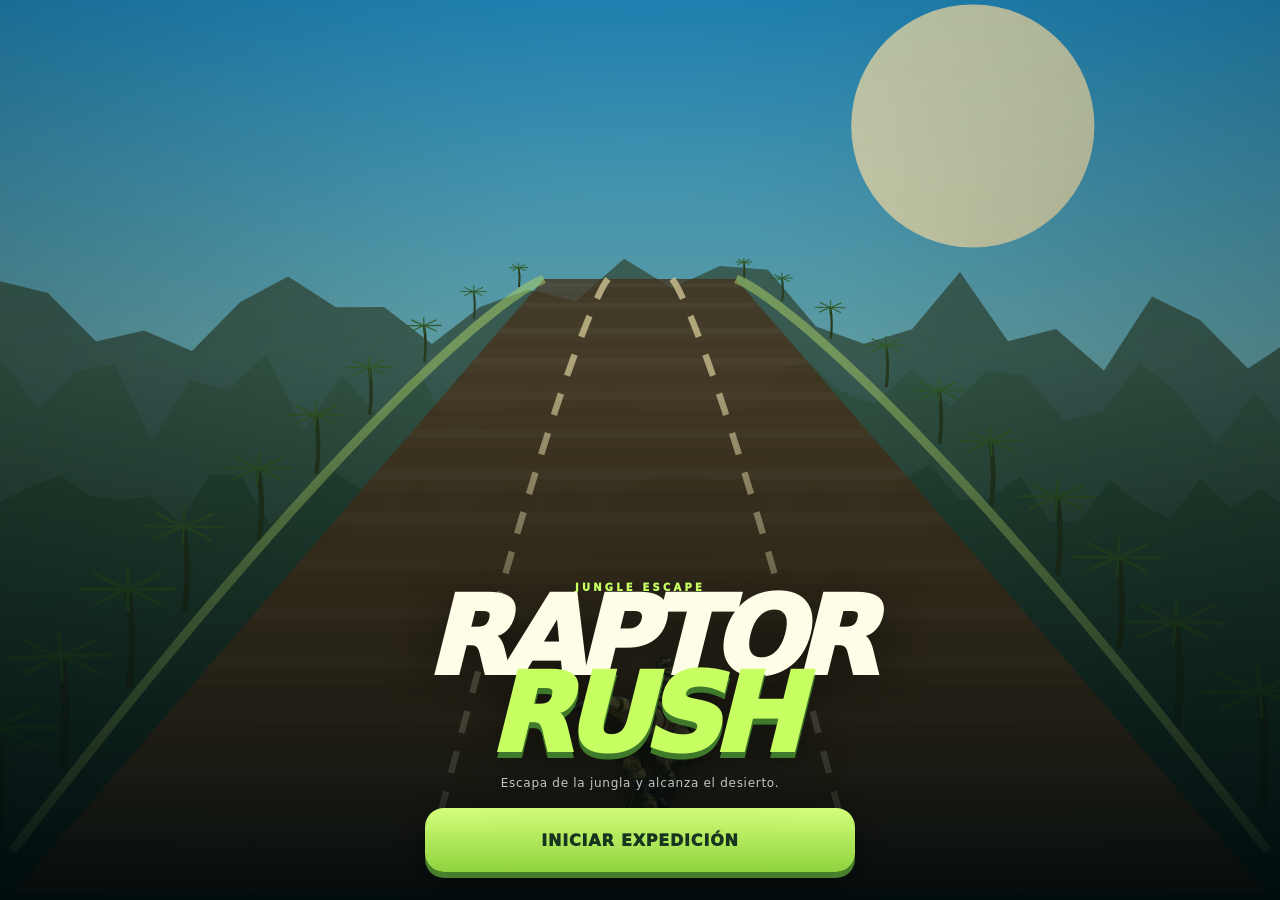
<file: index.html>
<!doctype html>
<html lang="es">
<head>
  <meta charset="utf-8">
  <meta name="viewport" content="width=device-width,initial-scale=1,maximum-scale=1,user-scalable=no,viewport-fit=cover">
  <meta name="theme-color" content="#061b18">
  <meta name="apple-mobile-web-app-capable" content="yes">
  <meta name="apple-mobile-web-app-status-bar-style" content="black-translucent">
  <title>Raptor Rush 3D</title>
  <link rel="stylesheet" href="style.css?v=20260801-assets1">
</head>
<body>
<main id="game-shell" aria-label="Raptor Rush 3D">
  <canvas id="game" aria-label="Juego Raptor Rush 3D"></canvas>
  <div id="loading" class="overlay visible"><div class="loader"></div><strong>CARGANDO EXPEDICIÓN</strong></div>
  <section id="hud" class="hidden" aria-live="polite">
    <div class="hud-card"><small>DISTANCIA</small><strong id="score">0 m</strong></div>
    <div id="lives" class="hud-card hearts" aria-label="5 vidas"><span>♥</span><span>♥</span><span>♥</span><span>♥</span><span>♥</span></div>
    <button id="pause-btn" class="pause-btn" aria-label="Pausar">Ⅱ</button>
    <div id="goal"><div><span>JUNGLA</span><b id="goal-left">1800 m</b><span>DESIERTO</span></div><i><em id="goal-fill"></em></i></div>
  </section>
  <div id="tutorial" aria-hidden="true"><div id="gesture" data-direction="left"><i></i><b>☝</b></div></div>
  <div id="damage"></div><div id="toast"></div>
  <section id="home" class="overlay">
    <div class="hero-copy"><small>JUNGLE ESCAPE</small><h1>RAPTOR<br><em>RUSH</em></h1><p>Escapa de la jungla y alcanza el desierto.</p></div>
    <button id="start-btn" class="primary">INICIAR EXPEDICIÓN</button>
  </section>
  <section id="pause" class="overlay compact"><div class="panel"><small>PAUSA</small><h2>La expedición espera</h2><button id="resume-btn" class="primary">CONTINUAR</button><button id="restart-pause" class="ghost">REINICIAR</button></div></section>
  <section id="over" class="overlay compact"><div class="panel"><small>SIN VIDAS</small><h2>¡Buen intento!</h2><div class="results"><div><span>Distancia</span><b id="final-distance">0 m</b></div><div><span>Récord</span><b id="best-distance">0 m</b></div></div><button id="restart-btn" class="primary">CORRER DE NUEVO</button><button id="home-btn" class="ghost">INICIO</button></div></section>
  <section id="win" class="overlay compact"><div class="panel win"><small>DESTINO ALCANZADO</small><h2>¡Llegaste al desierto!</h2><div class="results"><div><span>Distancia</span><b>1800 m</b></div><div><span>Vidas</span><b id="win-lives">5</b></div></div><button id="win-restart" class="primary">OTRA EXPEDICIÓN</button><button id="win-home" class="ghost">INICIO</button></div></section>
</main>
<script src="game.js?v=20260806-readability4"></script>
</body>
</html>
</file>
<file: style.css>
:root{color-scheme:dark;--lime:#c7ff63;--ink:#fffde7;--glass:rgba(4,20,20,.72);--line:rgba(255,255,255,.16);--danger:#ff5d47}
*{box-sizing:border-box;-webkit-tap-highlight-color:transparent}html,body{width:100%;height:100%;margin:0;overflow:hidden;background:#061817;font-family:Inter,ui-sans-serif,system-ui,-apple-system,"Segoe UI",sans-serif;color:var(--ink);touch-action:none;user-select:none;overscroll-behavior:none}button{font:inherit;color:inherit}#game-shell,#game{position:fixed;inset:0;width:100%;height:100%}#game{display:block;touch-action:none;background:#193d30}.hidden{opacity:0!important;pointer-events:none!important}
#hud{position:absolute;z-index:5;left:12px;right:12px;top:max(12px,env(safe-area-inset-top));display:grid;grid-template-columns:1fr auto 48px;gap:8px;transition:.25s;pointer-events:none}.hud-card,.pause-btn{min-height:46px;border:1px solid var(--line);border-radius:15px;background:linear-gradient(145deg,rgba(5,30,28,.9),rgba(3,15,18,.72));backdrop-filter:blur(12px);box-shadow:0 8px 24px rgba(0,0,0,.25),inset 0 1px rgba(255,255,255,.08)}.hud-card{padding:7px 13px;display:flex;flex-direction:column;justify-content:center}.hud-card small{font-size:8px;letter-spacing:.15em;color:rgba(255,255,255,.68);font-weight:900}.hud-card strong{font-size:20px;line-height:1}.pause-btn{pointer-events:auto;border:0;font-size:20px;font-weight:950}.hearts{flex-direction:row;align-items:center;gap:2px;padding:8px 9px}.hearts span{color:#ff6557;font-size:18px;text-shadow:0 0 8px rgba(255,75,55,.65);transition:.2s}.hearts span.lost{opacity:.18;filter:grayscale(1);transform:scale(.72)}#goal{position:absolute;left:0;right:0;top:54px;padding:7px 10px 8px;border:1px solid var(--line);border-radius:13px;background:rgba(3,20,20,.7);backdrop-filter:blur(10px)}#goal>div{display:flex;justify-content:space-between;font-size:8px;letter-spacing:.12em;font-weight:900;color:rgba(255,255,255,.68)}#goal b{color:white;letter-spacing:0}#goal i{display:block;height:5px;margin-top:5px;border-radius:9px;background:rgba(255,255,255,.12);overflow:hidden}#goal em{display:block;width:0;height:100%;background:linear-gradient(90deg,#b8ef58,#ffd15a);box-shadow:0 0 10px #b8ef58}
.overlay{position:absolute;z-index:10;inset:0;display:flex;flex-direction:column;align-items:center;justify-content:flex-end;gap:18px;padding:max(24px,env(safe-area-inset-top)) 22px max(28px,env(safe-area-inset-bottom));background:linear-gradient(180deg,rgba(0,10,9,.08),rgba(0,10,10,.2) 40%,rgba(0,10,12,.96));opacity:0;visibility:hidden;pointer-events:none;transition:.28s}.overlay.visible{opacity:1;visibility:visible;pointer-events:auto}.overlay.compact{justify-content:center;background:rgba(0,8,10,.67);backdrop-filter:blur(10px)}#loading{justify-content:center;background:#061817;gap:15px;font-size:11px;letter-spacing:.18em}.loader{width:42px;height:42px;border-radius:50%;border:4px solid rgba(255,255,255,.14);border-top-color:var(--lime);animation:spin .8s linear infinite}@keyframes spin{to{transform:rotate(360deg)}}
.hero-copy{width:min(100%,430px);text-align:center;margin-top:auto;filter:drop-shadow(0 10px 24px rgba(0,0,0,.42))}.hero-copy small,.panel>small{color:var(--lime);letter-spacing:.32em;font-size:10px;font-weight:950}.hero-copy h1{margin:4px 0 0;font-size:clamp(64px,20vw,108px);line-height:.72;letter-spacing:-.08em;font-style:italic;font-weight:1000}.hero-copy h1 em{color:var(--lime);font-style:inherit;text-shadow:0 6px 0 #3f792b}.hero-copy p{margin:22px 0 0;color:rgba(255,255,255,.75);font-size:12px;letter-spacing:.06em}.primary{width:min(100%,430px);min-height:64px;border:0;border-radius:19px;background:linear-gradient(#d4ff7b,#8ed23e);color:#17351f;box-shadow:0 6px 0 #477f2d,0 14px 30px rgba(0,0,0,.38);font-weight:1000;letter-spacing:.05em}.primary:active{transform:translateY(4px);box-shadow:0 2px 0 #477f2d,0 8px 18px rgba(0,0,0,.3)}.panel{width:min(100%,430px);padding:27px 20px 20px;border:1px solid var(--line);border-radius:26px;background:linear-gradient(160deg,rgba(8,38,36,.97),rgba(3,17,20,.97));box-shadow:0 28px 80px rgba(0,0,0,.55),inset 0 1px rgba(255,255,255,.08);text-align:center}.panel h2{font-size:30px;margin:6px 0 22px}.panel .primary{width:100%}.ghost{width:100%;padding:16px 10px 6px;border:0;background:transparent;color:rgba(255,255,255,.62);font-weight:850}.results{display:grid;grid-template-columns:1fr 1fr;gap:9px;margin:-5px 0 22px}.results div{padding:13px 8px;border-radius:14px;background:rgba(255,255,255,.06)}.results span{display:block;color:rgba(255,255,255,.62);font-size:9px}.results b{display:block;margin-top:3px;font-size:20px}
#tutorial{position:absolute;z-index:8;inset:0;pointer-events:none;opacity:0;visibility:hidden;transition:.15s}#tutorial.visible{opacity:1;visibility:visible}#gesture{position:absolute;left:50%;top:57%;width:190px;height:190px;transform:translate(-50%,-50%)}#gesture:before{content:"";position:absolute;left:50%;top:50%;width:36px;height:36px;border:2px solid rgba(215,255,120,.72);border-radius:50%;transform:translate(-50%,-50%);box-shadow:0 0 15px rgba(190,255,90,.75);animation:pulse 1.2s ease-out infinite}#gesture i{position:absolute;background:#d9ff7e;box-shadow:0 0 5px white,0 0 16px #b8ef58;border-radius:8px}#gesture i:after{content:"";position:absolute;width:22px;height:26px;background:#d9ff7e;filter:drop-shadow(0 0 7px #b8ef58)}#gesture b{position:absolute;left:65px;top:55px;font-size:56px;line-height:1;opacity:0;filter:drop-shadow(0 5px 7px rgba(0,0,0,.5)) drop-shadow(0 0 8px rgba(255,255,255,.45));will-change:transform,opacity}#gesture[data-direction=left] i{left:22px;top:90px;width:70px;height:7px}#gesture[data-direction=left] i:after{left:-8px;top:-9px;clip-path:polygon(100% 0,0 50%,100% 100%)}#gesture[data-direction=left] b{animation:swipeLeft 1.18s ease-out infinite}#gesture[data-direction=right] i{left:96px;top:90px;width:70px;height:7px}#gesture[data-direction=right] i:after{right:-8px;top:-9px;clip-path:polygon(0 0,100% 50%,0 100%)}#gesture[data-direction=right] b{animation:swipeRight 1.18s ease-out infinite}#gesture[data-direction=up] i{left:91px;top:20px;width:7px;height:70px}#gesture[data-direction=up] i:after{left:-8px;top:-8px;clip-path:polygon(50% 0,100% 100%,0 100%)}#gesture[data-direction=up] b{animation:swipeUp 1.18s ease-out infinite}#gesture[data-direction=down] i{left:91px;top:96px;width:7px;height:70px}#gesture[data-direction=down] i:after{left:-8px;bottom:-8px;clip-path:polygon(0 0,100% 0,50% 100%)}#gesture[data-direction=down] b{animation:swipeDown 1.18s ease-out infinite}@keyframes pulse{0%{opacity:.9;transform:translate(-50%,-50%) scale(.65)}70%,100%{opacity:0;transform:translate(-50%,-50%) scale(1.35)}}@keyframes swipeLeft{0%,12%{opacity:0;transform:translateX(0) scale(.92)}24%{opacity:1}72%{opacity:1;transform:translateX(-53px) scale(1.04)}90%,100%{opacity:0;transform:translateX(-53px)}}@keyframes swipeRight{0%,12%{opacity:0;transform:translateX(0) scale(.92)}24%{opacity:1}72%{opacity:1;transform:translateX(53px) scale(1.04)}90%,100%{opacity:0;transform:translateX(53px)}}@keyframes swipeUp{0%,12%{opacity:0;transform:translateY(0) scale(.92)}24%{opacity:1}72%{opacity:1;transform:translateY(-53px) scale(1.04)}90%,100%{opacity:0;transform:translateY(-53px)}}@keyframes swipeDown{0%,12%{opacity:0;transform:translateY(0) scale(.92)}24%{opacity:1}72%{opacity:1;transform:translateY(53px) scale(1.04)}90%,100%{opacity:0;transform:translateY(53px)}}
#damage{position:absolute;z-index:7;inset:0;pointer-events:none;opacity:0;background:radial-gradient(circle at 50% 60%,transparent 20%,rgba(255,42,20,.68) 115%)}#damage.show{animation:flash .55s}@keyframes flash{20%{opacity:1}100%{opacity:0}}#toast{position:absolute;z-index:7;left:50%;top:28%;transform:translate(-50%,-50%) scale(.7);font-size:clamp(22px,8vw,40px);font-weight:1000;font-style:italic;text-shadow:0 3px 0 #8a4c16,0 8px 20px rgba(0,0,0,.45);opacity:0;white-space:nowrap}#toast.show{animation:toast .7s}@keyframes toast{25%{opacity:1;transform:translate(-50%,-50%) scale(1.1)}75%{opacity:1}100%{opacity:0;transform:translate(-50%,-80%) scale(.95)}}
@media (orientation:landscape) and (max-height:520px){.hero-copy h1{font-size:58px}.hero-copy p{margin-top:10px}.overlay{gap:10px;padding:12px 18px}.primary{min-height:50px}.panel{padding:18px}.panel h2{margin-bottom:12px}}
</file>
